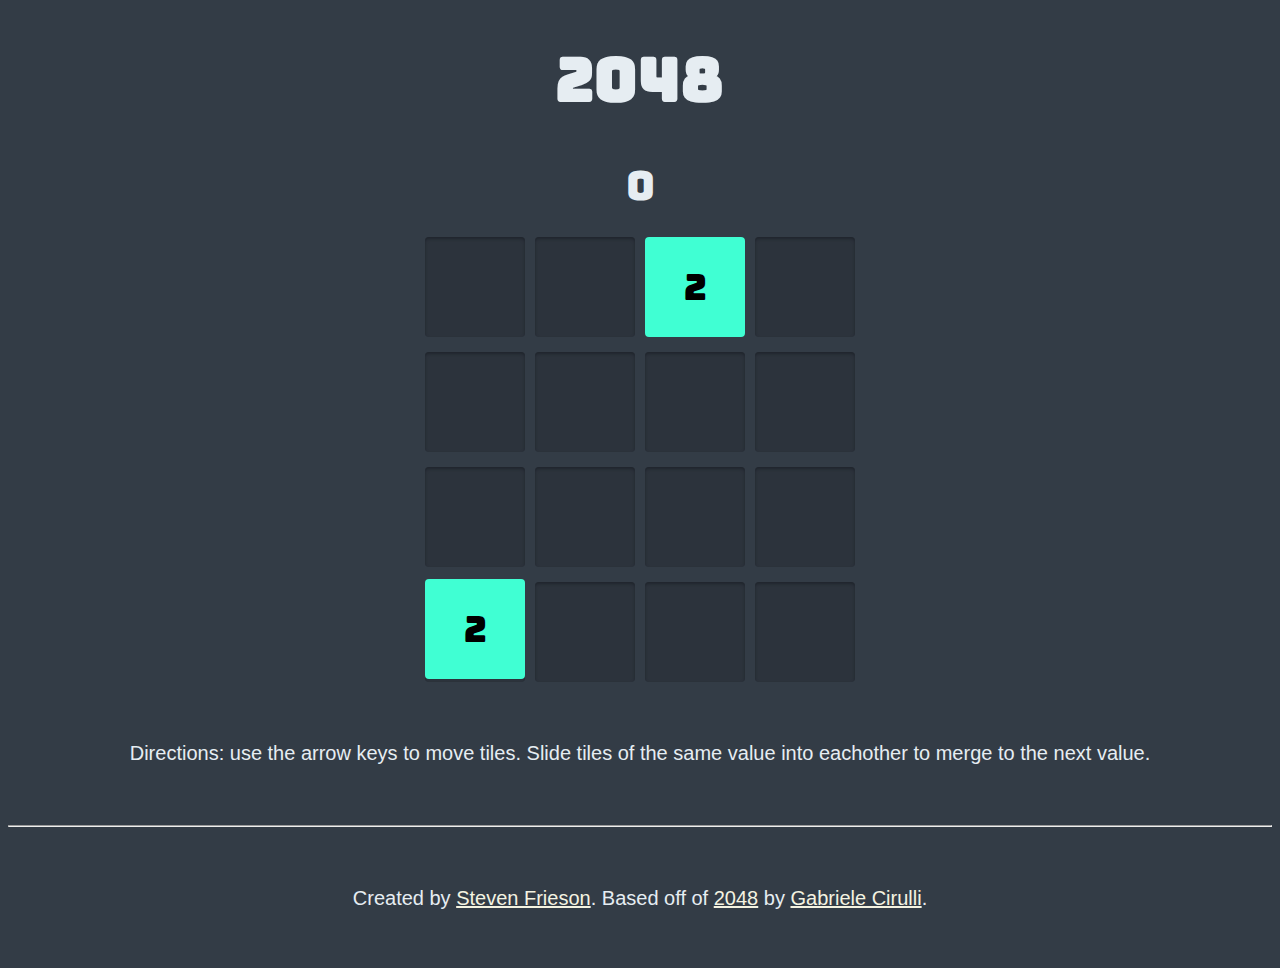
<file: index.html>
<!DOCTYPE html>
<html lang="en">
<head>
  <meta charset="UTF-8">
  <meta name="description" content="A clone of the popular 2048 game made by Steven Frieson.">
  <meta property="og:title" content="2048 by Steven Frieson">
  <meta property="og:image" content="https://sfrieson.github.io/2048/screenshot.png">
  <link rel="icon" type="image/png" href="/favicon.png">
  <title>2048 | Steven Frieson.com</title>
  <link async href="https://fonts.googleapis.com/css?family=Bungee" rel="stylesheet">
  <link rel="stylesheet" href="css/styles.css">
  <script src="https://cdnjs.cloudflare.com/ajax/libs/jquery/2.2.3/jquery.min.js" charset="utf-8"></script>
  <script src="lib/matrix.js" charset="utf-8"></script>
  <script src="lib/queue.js" charset="utf-8"></script>
  <script src="js/events.js" charset="utf-8"></script>
  <script src="js/game.js" charset="utf-8"></script>
  <script src="js/display.js" charset="utf-8"></script>
</head>
<body>
  <section id="game-container">
    <h1 class="title">2048</h1>

  </section>
  <div class="directions bottom-content">
    <p>Directions: use the arrow keys to move tiles.  Slide tiles of the same value into eachother to merge to the next value.</p>
  </div>
  <hr>
  <div class="credits bottom-content">
    <p>Created by <a href="https://github.com/sfrieson" target="_blank" rel="noreferrer">Steven Frieson</a>. Based off of <a href="http://gabrielecirulli.github.io/2048/">2048</a> by <a href="https://github.com/gabrielecirulli">Gabriele Cirulli</a>.</p>
  </div>
<script src="js/scripts.js" charset="utf-8"></script>
</body>
</html>
</file>
<file: css/styles.css>
body {
  background-color: #333c46;
  text-align: center;
  font-family: sans-serif;
  color: #e6edf2;
  font-size: 20px;
}
#game {
  position: relative;
  margin: 20px auto;
}
#board {
  position: absolute;
  top: 0;
  left: 0;
}
h1{
  font-size: 3em;
  font-family: 'Bungee', sans-serif;
}
.scoreboard {
  text-align: center;
  font-size: 2em;
  font-family: 'Bungee', sans-serif;
}
.bottom-content {
  padding: 30px 0;
}
@keyframes grow {
/*   animation: grow 0.2s linear; */
  0% {
    -webkit-clip-path: circle(0px);
    -moz-clip-path: circle(0px);
    clip-path: circle(0px);
  }
  100% {
    -webkit-clip-path: circle(100px);
    -moz-clip-path: circle(100px);
    clip-path: circle(100px);
  }
}

.new {
  animation: grow .4s ease-in-out;
}

@keyframes jump {
/*   animation: jump 0.2s ease-in-out; */
  50% {
    transform: scale(1.15);
  }
}

.merged {
  animation: jump 0.2s ease-in-out;
}

.cell {
  box-sizing: border-box;
  box-shadow: inset 0 2px 3px #20252d;
  width: 100px;
  height: 100px;
  padding: 15px;
  margin: 5px;
  border-radius: 4px;
  background-color: #2c333c;
  display: inline-block;
  overflow: hidden;
  text-align: center;
}
.tile-container {
  box-sizing: border-box;
  position: absolute;
  top: 0;
  left: 0;
}
.tile {
  box-sizing: border-box;
  width: 100px;
  height: 100px;
  margin: 5px;
  padding: 15px;
  font-size: 24px;
  font-weight: 700;
  border-radius: 4px;
  overflow: hidden;
  text-align: center;
  position: absolute;
  transition: left .15s, top .15s;
  z-index: 2;
}
.number {
  width: 100%;
  text-align: center;
  font: 36px/1.4 'Bungee', sans-serif;
  top: calc(100% - 50px - .7em);
  left: 0;
  position: absolute;
  color: black;
}
.overlay {
  z-index: 1;
  position: fixed;
  top: 0;
  left: 0;
  width: 100vw;
  height: 100vw;
  background-color: rgba(0,0,0,.1);
  display: block;
  content: " ";
  pointer-events: none;
  -webkit-backdrop-filter: blur(10px);
}

a,
a:visited {
  color: #f4f3e1;
}
a:active {
  color: #e8dca9;
}
</file>
